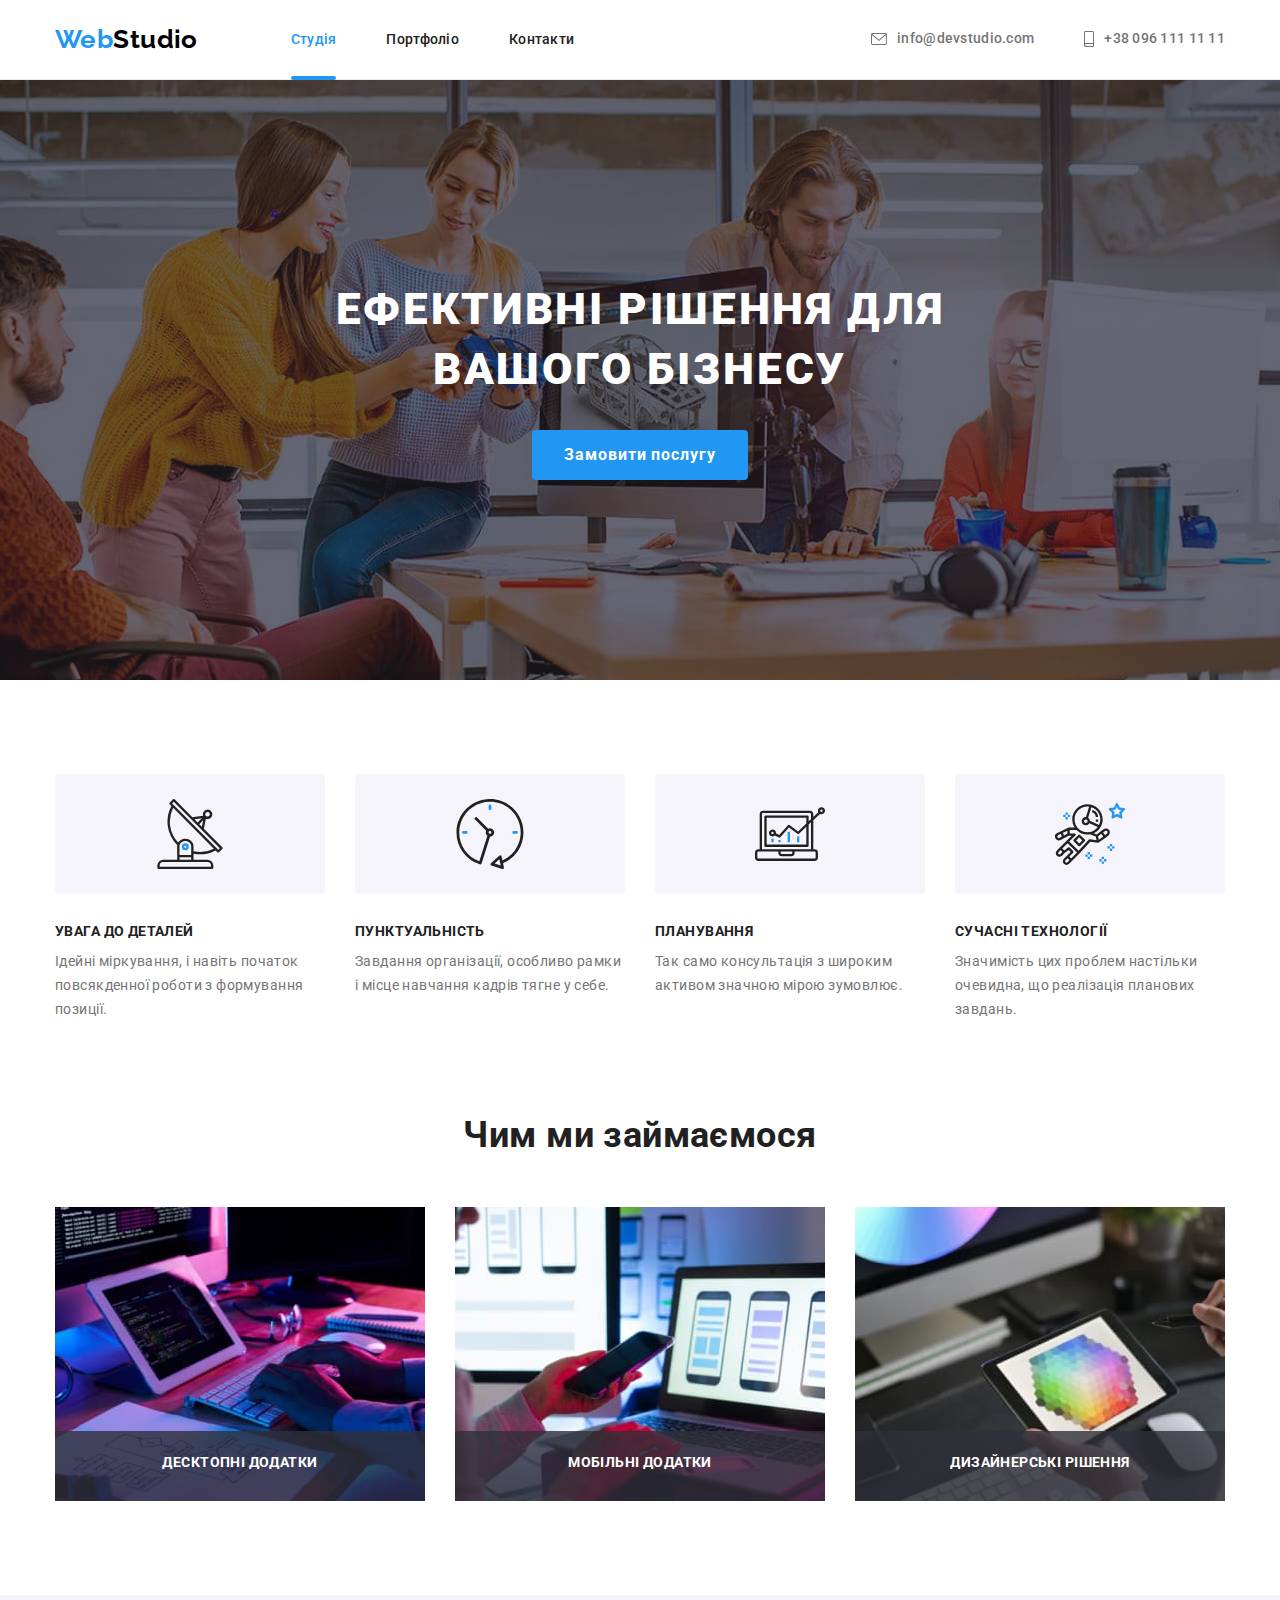
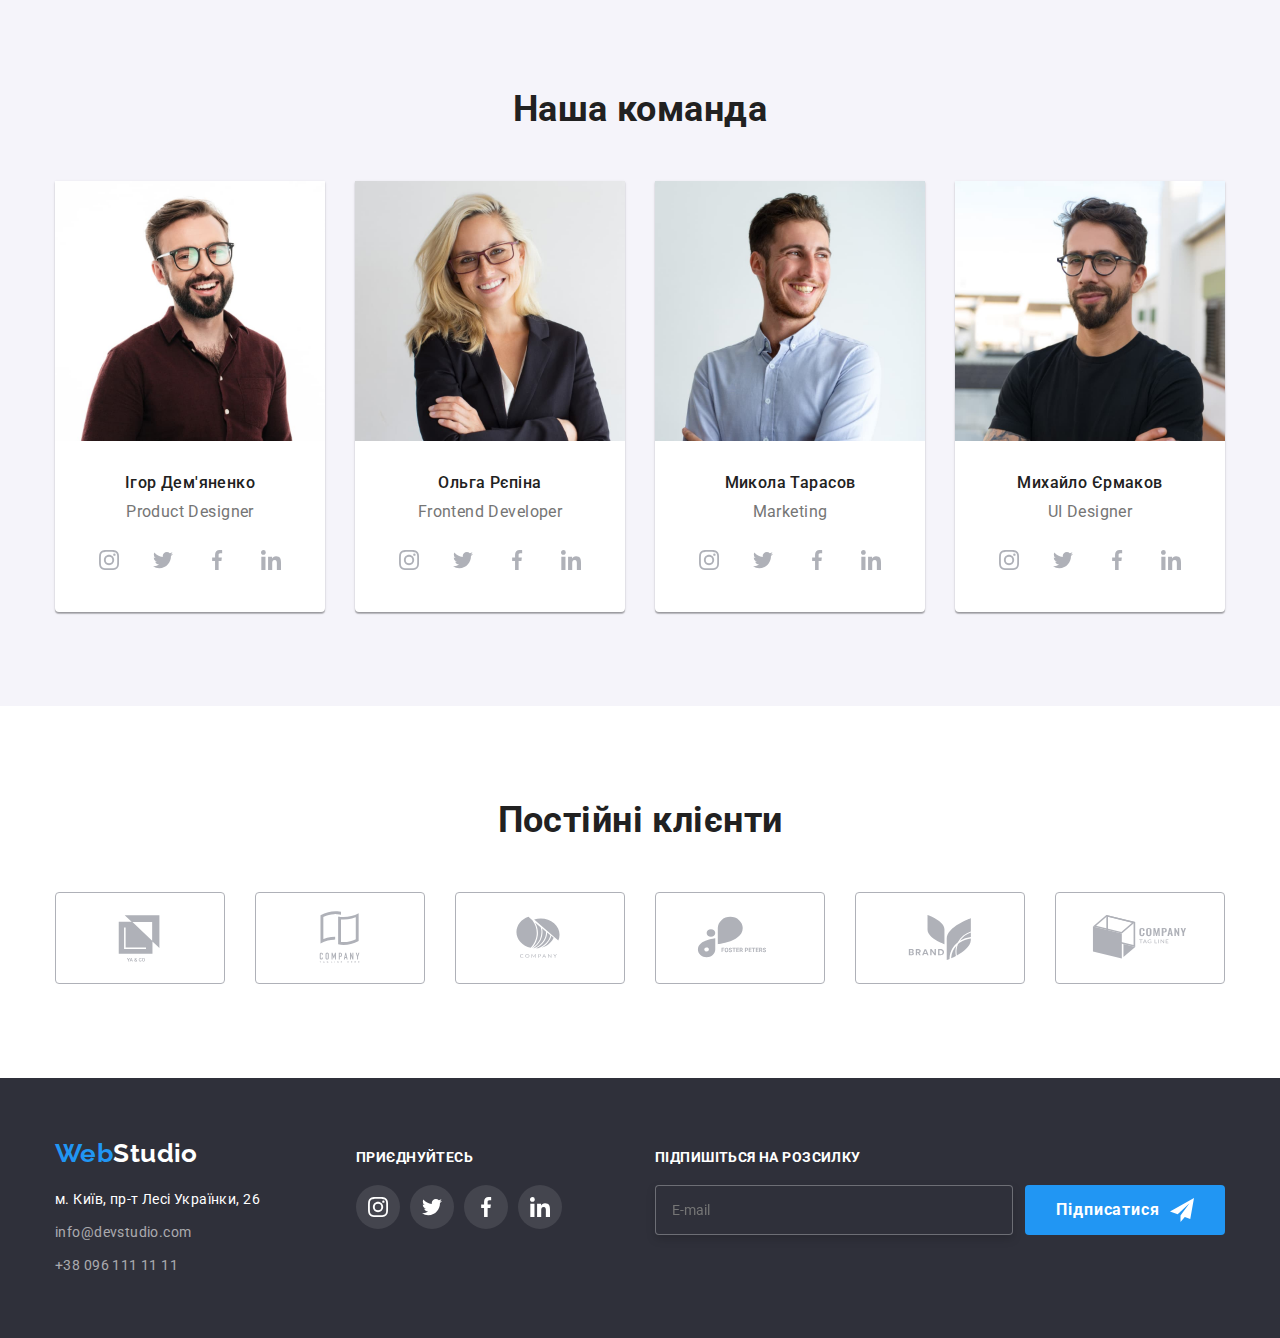
<file: index.html>
<!DOCTYPE html>
<html lang="uk">
<head>
    <meta charset="UTF-8">
    <meta http-equiv="X-UA-Compatible" content="IE=edge">
    <meta name="viewport" content="width=, initial-scale=1.0">
    <title>Document</title>
    <link rel="preconnect" href="https://fonts.googleapis.com">
<link rel="preconnect" href="https://fonts.gstatic.com" crossorigin>
<link href="https://fonts.googleapis.com/css2?family=Raleway:wght@700&family=Roboto:wght@400;500;700;900&display=swap" rel="stylesheet">
<link rel="stylesheet" href="https://cdnjs.cloudflare.com/ajax/libs/modern-normalize/1.1.0/modern-normalize.min.css">
    <link rel="stylesheet" href="./css/styles.css">
</head>
<body>

    <!-- _____________хедер__________ -->
    <header class="header">
        <div class="container header-flex">
            <a href="./index.html" class="logo link"><span class="logo-web">Web</span>Studio</a>    
            <nav>
                <ul class="site-nav list">
                    <li class="item"><a href="./index.html" class="link current">Студія</a></li>
                    <li class="item"><a href="./portfolio.html" class="link">Портфоліо</a></li>
                    <li class="item"><a href="" class="link">Контакти</a></li>
                </ul>
                </nav>
                <ul class="site-contacts list">
                    <li class="item"><a href="mailto:info@devstudio.com" class="header-link link">
                        <svg class="header-icon" width="16" height="12">
                        <use href="./images/icon-sprite/sprite.svg#envelope">
                        </use>
                    </svg>
                    info@devstudio.com</a></li>
                    <li class="item"><a href="tel:+380961111111" class="header-link link">
                        <svg class="header-icon" width="10" height="16">
                            <use href="./images/icon-sprite/sprite.svg#smartphone">
                            </use>
                        </svg>
                        +38 096 111 11 11</a></li>
                </ul>
        </div>
    </header>

    <main>
        <!--____________герой_____________-->
        <section class="hero section">
            <div class="container">
                <div>
                    <h1 class="hero-title">Ефективні рішення для вашого бізнесу</h1>
                    <button type="button" class="button" data-modal-open>Замовити послугу</button>
                </div>
            </div>
        </section>

        <!--___________наші переваги_________________-->
        <section class="section about">
            <div class="container">
                <H2 hidden>Наші переваги</H2>
                    <ul class="list advantages-flex">
                        <li class="item">
                            <div class="about-item">
                                <svg width="70" height="70">
                                    <use href="./images/icon-sprite/sprite.svg#antenna"></use>
                                </svg>
                            </div>
                            <h3 class="about-title">УВАГА ДО ДЕТАЛЕЙ</h3>
                            <p class="text">Ідейні міркування, і навіть початок повсякденної роботи з формування позиції.</p>
                        </li>
                        <li class="item">
                            <div class="about-item">
                                <svg width="70" height="70">
                                    <use href="./images/icon-sprite/sprite.svg#clock"></use>
                                </svg>
                            </div>    
                            <h3 class="about-title">ПУНКТУАЛЬНІСТЬ</h3>
                            <p class="text">Завдання організації, особливо рамки і місце навчання кадрів тягне у себе.</p>
                        </li>
                        <li class="item">
                            <div class="about-item">
                                <svg width="70" height="70">
                                    <use href="./images/icon-sprite/sprite.svg#diagram"></use>
                                </svg>
                            </div>
                            <h3 class="about-title">ПЛАНУВАННЯ</h3>
                            <p class="text">Так само консультація з широким активом значною мірою зумовлює.</p>
                        </li>
                        <li class="item">
                            <div class="about-item">
                                <svg width="70" height="70">
                                    <use href="./images/icon-sprite/sprite.svg#astronaut"></use>
                                </svg>
                            </div>
                            <h3 class="about-title">СУЧАСНІ ТЕХНОЛОГІЇ</h3>
                            <p class="text">Значимість цих проблем настільки очевидна, що реалізація планових завдань.</p>
                        </li>
                    </ul>
            </div>
        </section>

        <!--____________Чим ми займаємося____________-->
        <section class="section">
            <div class="container">
                <h2 class="section-title">Чим ми займаємося</h2>
                <ul class="list project-flex">
                 <li class="item">
                    <img src="./images/about/img1.jpg" alt="Клавіатура" width="370" height="294">
                    <div class="overlay">
                        <p class="overlay-text">
                            Десктопні додатки
                        </p>
                    </div>
                </li>
                 <li class="item">
                    <img src="./images/about/img2.jpg" alt="Телефон" width="370" height="294">
                    <div class="overlay">
                        <p class="overlay-text">
                            Мобільні додатки
                        </p>
                    </div>
                </li>
                 <li class="item">
                    <img src="./images/about/img3.jpg" alt="Планшет" width="370" height="294">
                    <div class="overlay">
                        <p class="overlay-text">
                            Дизайнерські рішення
                        </p>
                    </div>
                </li>
                </ul>
            </div>
          
        </section>

        <!--______________Наша команда_______________-->
        <section class="section team">
            <div class="container">
                <h2 class="section-title">Наша команда</h2>
                <ul class="list team-flex">
                    <li class="item"><img src="./images/team/img1.jpg" alt="Бородань в окулярах" width="270" height="260">
                        <div class="team-wrapper">
                            <h3 class="team-title">Ігор Дем'яненко</h3>
                            <p class="team-text" lang="en">Product Designer</p>
                            <ul class="socials list">
                                <li class="socials-item">
                                    <a 
                                    class="socials-link link" 
                                    href="https://instagram.com/"
                                    target="_blank"
                                    rel="noopener noreferrer"
                                    aria-label="instagram-icon"
                                    >
                                    <svg class="socials-icon" width="20" height="20">
                                        <use href="./images/icon-sprite/sprite.svg#instagram" ></use>
                                    </svg>
                                </a>
                                </li>
                                <li>
                                    <a 
                                    class="socials-link link" 
                                    href="https://twitter.com/"
                                    target="_blank"
                                    rel="noopener noreferrer"
                                    aria-label="twitter-icon"
                                    >
                                    <svg class="socials-icon" width="20" height="20">
                                        <use href="./images/icon-sprite/sprite.svg#twitter" ></use>
                                    </svg>
                                </a>
                                </li>
                                <li>
                                    <a 
                                    class="socials-link link" 
                                    href="https://facebook.com/"
                                    target="_blank"
                                    rel="noopener noreferrer"
                                    aria-label="facebook-icon"
                                    >
                                    <svg class="socials-icon" width="20" height="20">
                                        <use href="./images/icon-sprite/sprite.svg#facebook" ></use>
                                    </svg>
                                </a>
                                </li>
                                <li>
                                    <a 
                                    class="socials-link link" 
                                    href="https://linkedin.com/"
                                    target="_blank"
                                    rel="noopener noreferrer"
                                    aria-label="linkedin-icon"
                                    >
                                    <svg class="socials-icon" width="20" height="20">
                                        <use href="./images/icon-sprite/sprite.svg#linkedin" ></use>
                                    </svg>
                                </a>
                                </li>
                            </ul>
                        </div> 
                    </li>
                    <li class="item"><img src="./images/team/img2.jpg" alt="Блондинка в окулярах" width="270" height="260">
                        <div class="team-wrapper">
                            <h3 class="team-title">Ольга Рєпіна</h3>
                            <p class="team-text" lang="en">Frontend Developer</p>
                            <ul class="socials list">
                                <li class="socials-item">
                                    <a 
                                    class="socials-link link" 
                                    href="https://instagram.com/"
                                    target="_blank"
                                    rel="noopener noreferrer"
                                    aria-label="instagram-icon"
                                    >
                                    <svg class="socials-icon" width="20" height="20">
                                        <use href="./images/icon-sprite/sprite.svg#instagram" ></use>
                                    </svg>
                                </a>
                                </li>
                                <li>
                                    <a 
                                    class="socials-link link" 
                                    href="https://twitter.com/"
                                    target="_blank"
                                    rel="noopener noreferrer"
                                    aria-label="twitter-icon"
                                    >
                                    <svg class="socials-icon" width="20" height="20">
                                        <use href="./images/icon-sprite/sprite.svg#twitter" ></use>
                                    </svg>
                                </a>
                                </li>
                                <li>
                                    <a 
                                    class="socials-link link" 
                                    href="https://facebook.com/"
                                    target="_blank"
                                    rel="noopener noreferrer"
                                    aria-label="facebook-icon"
                                    >
                                    <svg class="socials-icon" width="20" height="20">
                                        <use href="./images/icon-sprite/sprite.svg#facebook" ></use>
                                    </svg>
                                </a>
                                </li>
                                <li>
                                    <a 
                                    class="socials-link link" 
                                    href="https://linkedin.com/"
                                    target="_blank"
                                    rel="noopener noreferrer"
                                    aria-label="linkedin-icon"
                                    >
                                    <svg class="socials-icon" width="20" height="20">
                                        <use href="./images/icon-sprite/sprite.svg#linkedin" ></use>
                                    </svg>
                                </a>
                                </li>
                            </ul>
                        </div>
                        
                    </li>
                    <li class="item"><img src="./images/team/img3.jpg" alt="Хлопчина в сорочці" width="270" height="260">
                        <div class="team-wrapper">
                            <h3 class="team-title">Микола Тарасов</h3>
                        <p class="team-text" lang="en">Marketing</p>
                        <ul class="socials list">
                            <li class="socials-item">
                                <a 
                                class="socials-link link" 
                                href="https://instagram.com/"
                                target="_blank"
                                rel="noopener noreferrer"
                                aria-label="instagram-icon"
                                >
                                <svg class="socials-icon" width="20" height="20">
                                    <use href="./images/icon-sprite/sprite.svg#instagram" ></use>
                                </svg>
                            </a>
                            </li>
                            <li>
                                <a 
                                class="socials-link link" 
                                href="https://twitter.com/"
                                target="_blank"
                                rel="noopener noreferrer"
                                aria-label="twitter-icon"
                                >
                                <svg class="socials-icon" width="20" height="20">
                                    <use href="./images/icon-sprite/sprite.svg#twitter" ></use>
                                </svg>
                            </a>
                            </li>
                            <li>
                                <a 
                                class="socials-link link" 
                                href="https://facebook.com/"
                                target="_blank"
                                rel="noopener noreferrer"
                                aria-label="facebook-icon"
                                >
                                <svg class="socials-icon" width="20" height="20">
                                    <use href="./images/icon-sprite/sprite.svg#facebook" ></use>
                                </svg>
                            </a>
                            </li>
                            <li>
                                <a 
                                class="socials-link link" 
                                href="https://linkedin.com/"
                                target="_blank"
                                rel="noopener noreferrer"
                                aria-label="linkedin-icon"
                                >
                                <svg class="socials-icon" width="20" height="20">
                                    <use href="./images/icon-sprite/sprite.svg#linkedin" ></use>
                                </svg>
                            </a>
                            </li>
                        </ul>
                        </div>
                        
                    </li>
                    <li class="item"><img src="./images/team/img4.jpg" alt="Бородань в окулярах" width="270" height="260">
                        <div class="team-wrapper">
                            <h3 class="team-title">Михайло Єрмаков</h3>
                        <p class="team-text" lang="en">UI Designer</p>
                        <ul class="socials list">
                            <li class="socials-item">
                                <a 
                                class="socials-link link" 
                                href="https://instagram.com/"
                                target="_blank"
                                rel="noopener noreferrer"
                                aria-label="instagram-icon"
                                >
                                <svg class="socials-icon" width="20" height="20">
                                    <use href="./images/icon-sprite/sprite.svg#instagram" ></use>
                                </svg>
                            </a>
                            </li>
                            <li>
                                <a 
                                class="socials-link link" 
                                href="https://twitter.com/"
                                target="_blank"
                                rel="noopener noreferrer"
                                aria-label="twitter-icon"
                                >
                                <svg class="socials-icon" width="20" height="20">
                                    <use href="./images/icon-sprite/sprite.svg#twitter" ></use>
                                </svg>
                            </a>
                            </li>
                            <li>
                                <a 
                                class="socials-link link" 
                                href="https://facebook.com/"
                                target="_blank"
                                rel="noopener noreferrer"
                                aria-label="facebook-icon"
                                >
                                <svg class="socials-icon" width="20" height="20">
                                    <use href="./images/icon-sprite/sprite.svg#facebook" ></use>
                                </svg>
                            </a>
                            </li>
                            <li>
                                <a 
                                class="socials-link link" 
                                href="https://linkedin.com/"
                                target="_blank"
                                rel="noopener noreferrer"
                                aria-label="linkedin-icon"
                                >
                                <svg class="socials-icon" width="20" height="20">
                                    <use href="./images/icon-sprite/sprite.svg#linkedin" ></use>
                                </svg>
                            </a>
                            </li>
                        </ul>
                        </div>
                    </li>
                </ul>
            </div>
        </section>

        <!-- __________Постійні клієнти_____________ -->
        <section class="section">
            <div class="container">
                <h2 class="section-title">Постійні клієнти</h2>
                <ul class="clients-item list">
                    <li>
                        <a 
                        class="clients-link link" 
                        href="#"
                        target="_blank"
                        rel="noopener noreferrer"
                        aria-label="clients-icon"
                        >
                        <svg class="clients-icon" width="106" height="60">
                            <use href="./images/icon-sprite/sprite.svg#Logo1" ></use>
                        </svg>
                    </a>
                    </li>
                    <li>
                        <a 
                        class="clients-link link" 
                        href="#"
                        target="_blank"
                        rel="noopener noreferrer"
                        aria-label="clients-icon"
                        >
                        <svg class="clients-icon" width="106" height="60">
                            <use href="./images/icon-sprite/sprite.svg#Logo2" ></use>
                        </svg>
                    </a>
                    </li>
                    <li>
                        <a 
                        class="clients-link link" 
                        href="#"
                        target="_blank"
                        rel="noopener noreferrer"
                        aria-label="clients-icon"
                        >
                        <svg class="clients-icon" width="106" height="60">
                            <use href="./images/icon-sprite/sprite.svg#Logo3" ></use>
                        </svg>
                    </a>
                    </li>
                    <li>
                        <a 
                        class="clients-link link" 
                        href="#"
                        target="_blank"
                        rel="noopener noreferrer"
                        aria-label="clients-icon"
                        >
                        <svg class="clients-icon" width="106" height="60">
                            <use href="./images/icon-sprite/sprite.svg#Logo4" ></use>
                        </svg>
                    </a>
                    </li>
                    <li>
                        <a 
                        class="clients-link link" 
                        href="#"
                        target="_blank"
                        rel="noopener noreferrer"
                        aria-label="clients-icon"
                        >
                        <svg class="clients-icon" width="106" height="60">
                            <use href="./images/icon-sprite/sprite.svg#Logo5" ></use>
                        </svg>
                    </a>
                    </li>
                    <li>
                        <a 
                        class="clients-link link" 
                        href="#"
                        target="_blank"
                        rel="noopener noreferrer"
                        aria-label="clients-icon"
                        >
                        <svg class="clients-icon" width="106" height="60">
                            <use href="./images/icon-sprite/sprite.svg#Logo6" ></use>
                        </svg>
                    </a>
                    </li>
                </ul>
            </div>
        </section>
    </main>

            <!-- __________футер______________ -->
<footer class="footer">
    <div class="container contacts-container">
        <div class="contacts-box">
            <a href="./index.html" class="logo-footer link"><span class="logo-footer-web">Web</span>Studio</a>
            <address>
                <ul class=" footer-list list">
                    <li><a href="https://goo.gl/maps/w9s5J1ihxV17ay8fA" target="_blank" rel="noreferrer noopener" class="footer-address link">м. Київ, пр-т Лесі Українки, 26</a></li>
                    <li><a href="mailto:info@devstudio.com" class="footer-contacts link">info@devstudio.com</a></li>
                    <li><a href="tel:+380961111111" class="footer-contacts link">+38 096 111 11 11</a></li>
                </ul>
            </address>
        </div>
        
        <div class="link-box">
            <h2 class="footer-title">приєднуйтесь</h2>
            <ul class="footerbox list">
                <li class="footer-item">
                    <a 
                    class="footer-link link" 
                    href="https://instagram.com/"
                    target="_blank"
                    rel="noopener noreferrer"
                    aria-label="instagram-icon"
                    >
                    <svg class="footer-icon" width="20" height="20">
                        <use href="./images/icon-sprite/sprite.svg#instagram" ></use>
                    </svg>
                </a>
                </li>
                <li>
                    <a 
                    class="footer-link link" 
                    href="https://twitter.com/"
                    target="_blank"
                    rel="noopener noreferrer"
                    aria-label="twitter-icon"
                    >
                    <svg class="footer-icon" width="20" height="20">
                        <use href="./images/icon-sprite/sprite.svg#twitter" ></use>
                    </svg>
                </a>
                </li>
                <li>
                    <a 
                    class="footer-link link" 
                    href="https://facebook.com/"
                    target="_blank"
                    rel="noopener noreferrer"
                    aria-label="facebook-icon"
                    >
                    <svg class="footer-icon" width="20" height="20">
                        <use href="./images/icon-sprite/sprite.svg#facebook" ></use>
                    </svg>
                </a>
                </li>
                <li>
                    <a 
                    class="footer-link link" 
                    href="https://linkedin.com/"
                    target="_blank"
                    rel="noopener noreferrer"
                    aria-label="linkedin-icon"
                    >
                    <svg class="footer-icon" width="20" height="20">
                        <use href="./images/icon-sprite/sprite.svg#linkedin" ></use>
                    </svg>
                </a>
                </li> 
            </ul>
        </div>

        <div class="subscribe-container">
            <p class="subscribe-text">Підпишіться на розсилку</p>
            <form class="footer-form" name="footer-form">
<div class="subscribe-box">
    <input class="subscribe-form" type="text" name="form" placeholder="E-mail">
    <button class="subscribe-button" type="submit">Підписатися <svg class="subscribe-icon" width="24" height="24">
            <use href="./images/icon-sprite/sprite.svg#send-modal"></use>
        </svg></button>
</div>
            </form>
            
        </div>

    </div>
</footer>

<!-- Модальне вікно -->
<div class="backdrop is-hidden" data-modal>
<div class="modal">
<button class="modal-btn" data-modal-close>
    <svg class="modal-icon" width="18" height="18">
        <use href="./images/icon-sprite/sprite.svg#close-modal"></use>
    </svg>
</button>
<strong class="modal-label">Залиште свої дані, ми вам передзвонимо</strong>
<form class="modal-form" name="modal_form">
    <div class="modal-form-group" role="group">
        <label class="modal-form-label" for="user_name">Ім'я</label>
        <div class="mofal-form-wrapper">
            <input class="modal-form-field" type="text" name="user_name" id="user_name">
            <svg class="modal-form-icon" width="18" height="18">
                <use href="./images/icon-sprite/sprite.svg#person-modal"></use>
            </svg>
        </div>
        <label class="modal-form-label" for="user_phone">Телефон</label>
        <div class="mofal-form-wrapper">
            <input class="modal-form-field" type="tel" name="user_phone" id="user_phone">
            <svg class="modal-form-icon" width="18" height="18">
                <use href="./images/icon-sprite/sprite.svg#phone-modal"></use>
            </svg>
        </div>
        <label class="modal-form-label" for="user_mail">Пошта</label>
        <div class="mofal-form-wrapper">
            <input class="modal-form-field" type="email" name="user_mail" id="user_mail">
            <svg class="modal-form-icon" width="18" height="18">
                <use href="./images/icon-sprite/sprite.svg#email-modal"></use>
            </svg>
        </div>
        <label class="modal-form-label" for="user_message">Коментар</label>
        <textarea 
        placeholder="Введіть текст"
        class="modal-form-message"
        name="user_message" 
        id="user_message" 
        rows="6"
        ></textarea>
    </div>
    <div class="modal-form-agreement" role="group">
        <input class="modal-form-checkbox" type="checkbox" id="user_agreement">
        <label class="modal-form-agreement-desc" for="user_agreement">Погоджуюся з розсилкою та приймаю <a class="modal-form-agreement-link" href="">Умови договору</a></label>
    </div>
    <button class="modal-form-btn button" type="submit">Відправити</button>
</form>
</div>
</div>

<script src="./js/modal.js"></script>

</body>
</html>
</file>
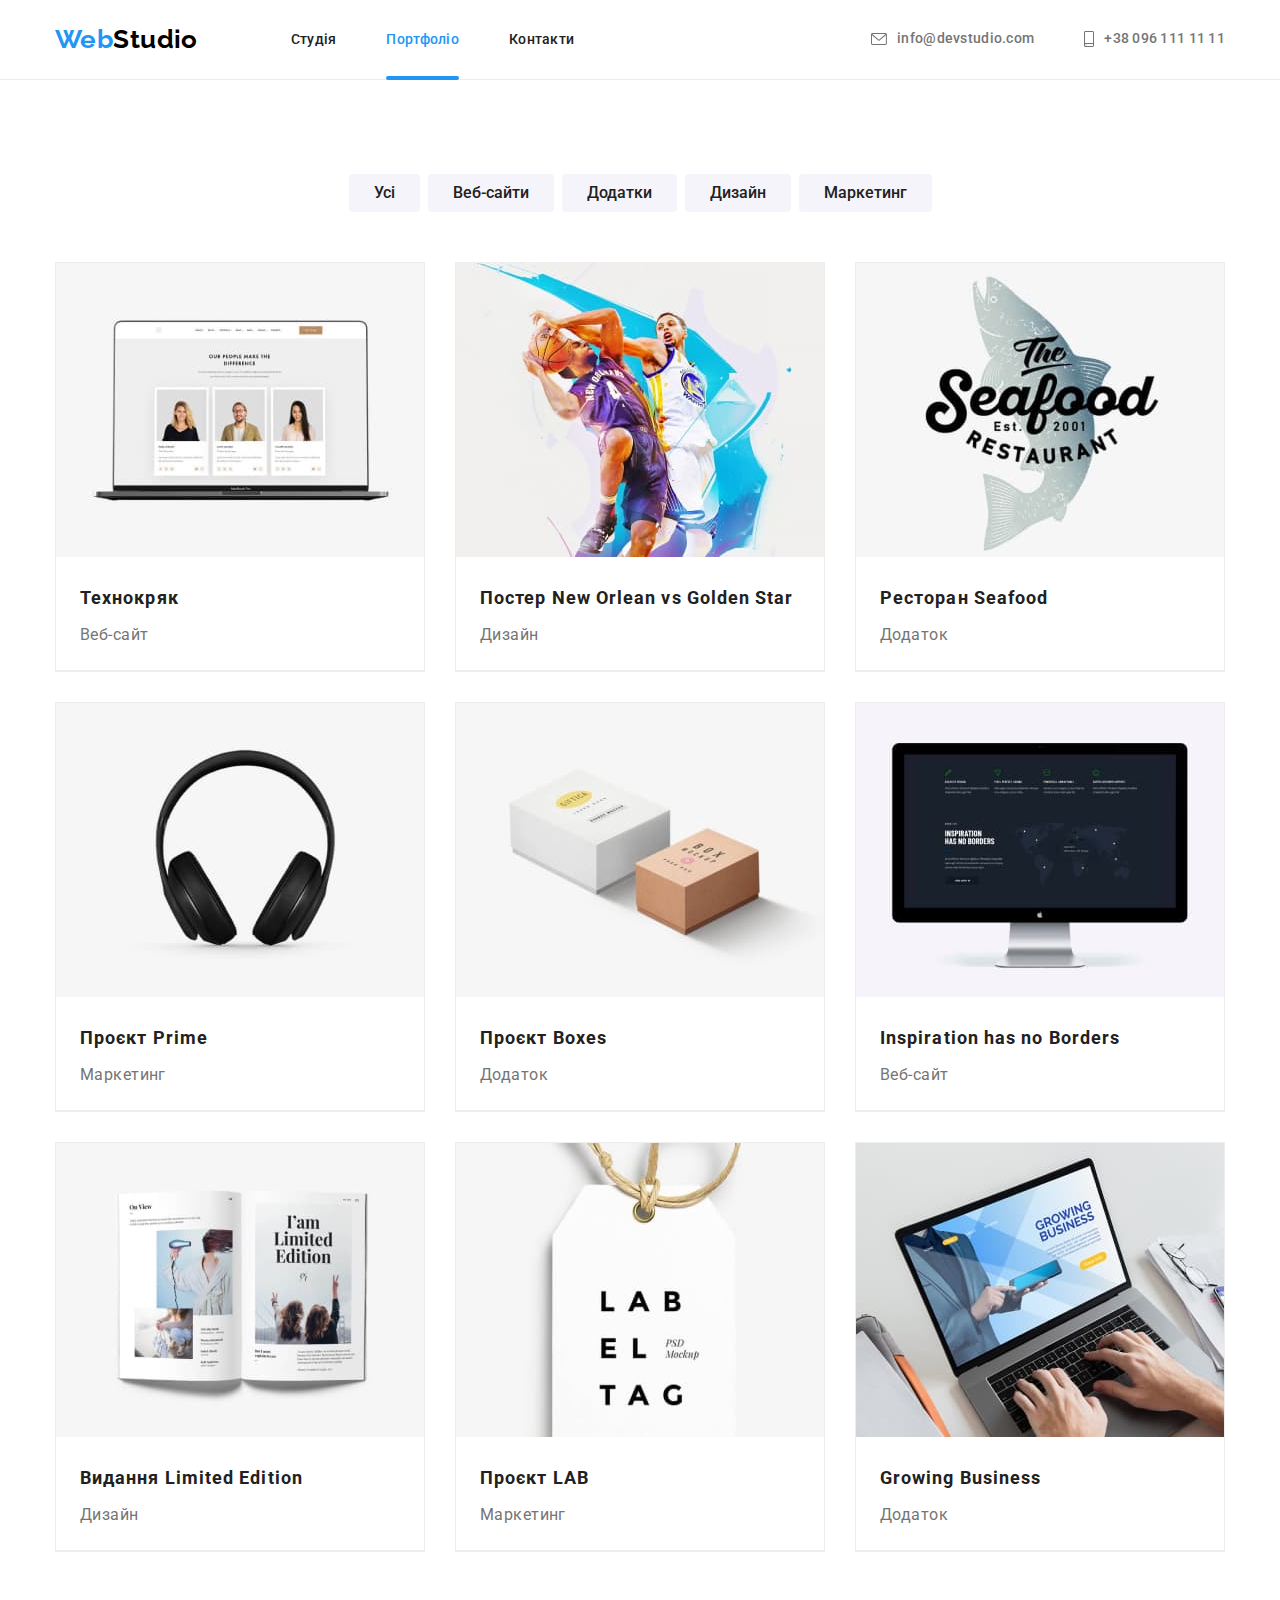
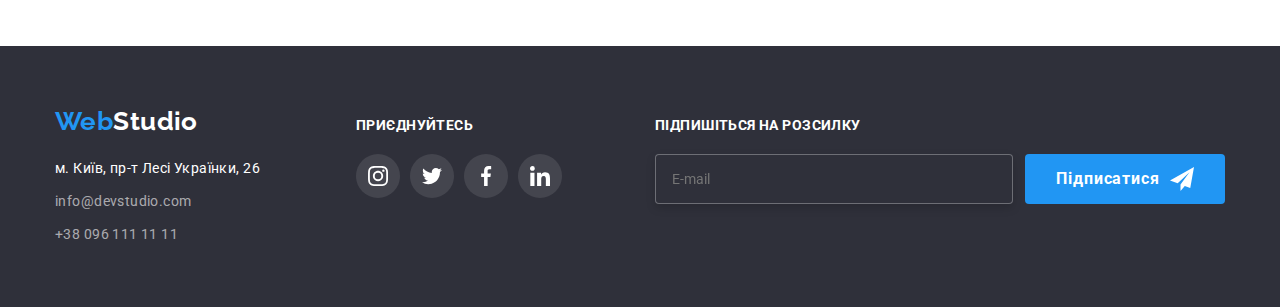
<file: portfolio.html>
<!DOCTYPE html>
<html lang="uk">
<head>
    <meta charset="UTF-8">
    <meta http-equiv="X-UA-Compatible" content="IE=edge">
    <meta name="viewport" content="width=device-width, initial-scale=1.0">
    <title>Document</title>
    <link rel="preconnect" href="https://fonts.googleapis.com">
<link rel="preconnect" href="https://fonts.gstatic.com" crossorigin>
<link href="https://fonts.googleapis.com/css2?family=Raleway:wght@700&family=Roboto:wght@400;500;700;900&display=swap" rel="stylesheet">
<link rel="stylesheet" href="https://cdnjs.cloudflare.com/ajax/libs/modern-normalize/1.1.0/modern-normalize.min.css">
    <link rel="stylesheet" href="./css/styles.css">
</head>
<body>
    <!-- __________хедер____________ -->
    <header class="header">
        <div class="container header-flex">
            <a href="./index.html" class="logo link"><span class="logo-web">Web</span>Studio</a>    
            <nav>
                <ul class="site-nav list">
                    <li class="item"><a href="./index.html" class="link">Студія</a></li>
                    <li class="item"><a href="./portfolio.html" class="link current">Портфоліо</a></li>
                    <li class="item"><a href="" class="link">Контакти</a></li>
                </ul>
                </nav>
                <ul class="site-contacts list">
                    <li class="item"><a href="mailto:info@devstudio.com" class="header-link link">
                        <svg class="header-icon" width="16" height="12">
                        <use href="./images/icon-sprite/sprite.svg#envelope">
                        </use>
                    </svg>
                    info@devstudio.com</a></li>
                    <li class="item"><a href="tel:+380961111111" class="header-link link">
                        <svg class="header-icon" width="10" height="16">
                            <use href="./images/icon-sprite/sprite.svg#smartphone">
                            </use>
                        </svg>
                        +38 096 111 11 11</a></li>
                </ul>
        </div>
    </header>

    <main>

        <!-- _____________кнопки "наші проекти"______________ -->
<section class="section">
    <div class="container">
        <h1 hidden>Наші проекти</h1>
        <ul class="list button-flex">
            <li class="item"><button type="button" class="filter-button">Усі</button></li>
            <li class="item"><button type="button" class="filter-button">Веб-сайти</button></li>
            <li class="item"><button type="button" class="filter-button">Додатки</button></li>
            <li class="item"><button type="button" class="filter-button">Дизайн</button></li>
            <li class="item"><button type="button" class="filter-button">Маркетинг</button></li>
        </ul>
        <ul class="galery list">
                <li class="galery-element">
                <div class="galery-thumb">
                        <img src="./images/galery/img1.jpg" alt="ноутбук" width="370" height="294">
                    <div class="galery-overlay">
                        <p class="galery-overlay-text">
                            Ресурс пропонує комплексні пропозиції з різним рівнем функціоналу та сервісів. Все це дозволить відвідувачу
                            отримати
                            вичерпні відомості про компанію чи приватну особу.
                        </p>
                    </div>
                </div>
                <div class="galery-card">
                    <h2 class="title">Технокряк</h2>
                    <p class="text">Веб-сайт</p>
                </div>    
            </li>
            <li class="galery-element">
                <div class="galery-thumb">
                    <img src="./images/galery/img2.jpg" alt="гравці в баскетбол" width="370" height="294">
                    <div class="galery-overlay">
                        <p class="galery-overlay-text">
                            Ресурс пропонує комплексні пропозиції з різним рівнем функціоналу та сервісів. Все це дозволить відвідувачу
                            отримати
                            вичерпні відомості про компанію чи приватну особу.
                        </p>
                    </div>
                </div>
                
                <div class="galery-card">
                    <h2 class="title">Постер New Orlean vs Golden Star</h2>
                    <p class="text">Дизайн</p>
                </div>
                
            </li>
            <li class="galery-element">
                <div class="galery-thumb">
                <img src="./images/galery/img3.jpg" alt="назва ресторану" width="370" height="294">
                <div class="galery-overlay">
                    <p class="galery-overlay-text">
                        Ресурс пропонує комплексні пропозиції з різним рівнем функціоналу та сервісів. Все це дозволить відвідувачу
                        отримати
                        вичерпні відомості про компанію чи приватну особу.
                    </p>
                </div>
                </div>
                
                <div class="galery-card">
                    <h2 class="title">Ресторан Seafood</h2>
                    <p class="text">Додаток</p>
                </div>
                
            </li>
            <li class="galery-element">
                <div class="galery-thumb">
                <img src="./images/galery/img4.jpg" alt="навушники" width="370" height="294">
                <div class="galery-overlay">
                    <p class="galery-overlay-text">
                        Ресурс пропонує комплексні пропозиції з різним рівнем функціоналу та сервісів. Все це дозволить відвідувачу
                        отримати
                        вичерпні відомості про компанію чи приватну особу.
                    </p>
                </div>
                </div>
                
                <div class="galery-card">
                    <h2 class="title">Проєкт Prime</h2>
                    <p class="text">Маркетинг</p>
                </div>
                
            </li>
            <li class="galery-element">
                <div class="galery-thumb">
                <img src="./images/galery/img5.jpg" alt="дві коробки" width="370" height="294">
                <div class="galery-overlay">
                    <p class="galery-overlay-text">
                        Ресурс пропонує комплексні пропозиції з різним рівнем функціоналу та сервісів. Все це дозволить відвідувачу
                        отримати
                        вичерпні відомості про компанію чи приватну особу.
                    </p>
                </div>
                </div>
                
                <div class="galery-card">
                    <h2 class="title">Проєкт Boxes</h2>
                    <p class="text">Додаток</p>
                </div>
                
            </li>
            <li class="galery-element">
                <div class="galery-thumb">
                <img src="./images/galery/img6.jpg" alt="монітор" width="370" height="294">
                <div class="galery-overlay">
                    <p class="galery-overlay-text">
                        Ресурс пропонує комплексні пропозиції з різним рівнем функціоналу та сервісів. Все це дозволить відвідувачу
                        отримати
                        вичерпні відомості про компанію чи приватну особу.
                    </p>
                </div>
                </div>
                
                <div class="galery-card">
                    <h2 class="title" lang="en">Inspiration has no Borders</h2>
                    <p class="text">Веб-сайт</p>
                </div>
                
            </li>
            <li class="galery-element">
                <div class="galery-thumb">
                <img src="./images/galery/img7.jpg" alt="книжка" width="370" height="294">
                <div class="galery-overlay">
                    <p class="galery-overlay-text">
                        Ресурс пропонує комплексні пропозиції з різним рівнем функціоналу та сервісів. Все це дозволить відвідувачу
                        отримати
                        вичерпні відомості про компанію чи приватну особу.
                    </p>
                </div>
                </div>
                
                <div class="galery-card">
                    <h2 class="title">Видання Limited Edition</h2>
                    <p class="text">Дизайн</p>
                </div>
                
            </li>
            <li class="galery-element">
                <div class="galery-thumb">
                <img src="./images/galery/img8.jpg" alt="етикетка" width="370" height="294">
                <div class="galery-overlay">
                    <p class="galery-overlay-text">
                        Ресурс пропонує комплексні пропозиції з різним рівнем функціоналу та сервісів. Все це дозволить відвідувачу
                        отримати
                        вичерпні відомості про компанію чи приватну особу.
                    </p>
                </div>
                </div>
                
                <div class="galery-card">
                    <h2 class="title">Проєкт LAB</h2>
                    <p class="text">Маркетинг</p>
                </div>
                
            </li>
            <li class="galery-element">
                <div class="galery-thumb">
                <img src="./images/galery/img9.jpg" alt="ноутбук" width="370" height="294">
                <div class="galery-overlay">
                    <p class="galery-overlay-text">
                        Ресурс пропонує комплексні пропозиції з різним рівнем функціоналу та сервісів. Все це дозволить відвідувачу
                        отримати
                        вичерпні відомості про компанію чи приватну особу.
                    </p>
                </div>
                </div>
                
                <div class="galery-card">
                    <h2 class="title" lang="en">Growing Business</h2>
                    <p class="text">Додаток</p>
                </div>
                
            </li>
        </ul>
    </div>
</section>
    </main>

<!-- ______________футер_____________ -->

<footer class="footer">
    <div class="container contacts-container">
        <div class="contacts-box">
            <a href="./index.html" class="logo-footer link"><span class="logo-footer-web">Web</span>Studio</a>
            <address>
                <ul class=" footer-list list">
                    <li><a href="https://goo.gl/maps/w9s5J1ihxV17ay8fA" target="_blank" rel="noreferrer noopener"
                            class="footer-address link">м. Київ, пр-т Лесі Українки, 26</a></li>
                    <li><a href="mailto:info@devstudio.com" class="footer-contacts link">info@devstudio.com</a></li>
                    <li><a href="tel:+380961111111" class="footer-contacts link">+38 096 111 11 11</a></li>
                </ul>
            </address>
        </div>

        <div class="link-box">
            <h2 class="footer-title">приєднуйтесь</h2>
            <ul class="footerbox list">
                <li class="footer-item">
                    <a class="footer-link link" href="https://instagram.com/" target="_blank" rel="noopener noreferrer"
                        aria-label="instagram-icon">
                        <svg class="footer-icon" width="20" height="20">
                            <use href="./images/icon-sprite/sprite.svg#instagram"></use>
                        </svg>
                    </a>
                </li>
                <li>
                    <a class="footer-link link" href="https://twitter.com/" target="_blank" rel="noopener noreferrer"
                        aria-label="twitter-icon">
                        <svg class="footer-icon" width="20" height="20">
                            <use href="./images/icon-sprite/sprite.svg#twitter"></use>
                        </svg>
                    </a>
                </li>
                <li>
                    <a class="footer-link link" href="https://facebook.com/" target="_blank" rel="noopener noreferrer"
                        aria-label="facebook-icon">
                        <svg class="footer-icon" width="20" height="20">
                            <use href="./images/icon-sprite/sprite.svg#facebook"></use>
                        </svg>
                    </a>
                </li>
                <li>
                    <a class="footer-link link" href="https://linkedin.com/" target="_blank" rel="noopener noreferrer"
                        aria-label="linkedin-icon">
                        <svg class="footer-icon" width="20" height="20">
                            <use href="./images/icon-sprite/sprite.svg#linkedin"></use>
                        </svg>
                    </a>
                </li>
            </ul>
        </div>

        <div class="subscribe-container">
            <p class="subscribe-text">Підпишіться на розсилку</p>
            <form class="footer-form" name="footer-form">
                <div class="subscribe-box">
                    <input class="subscribe-form" type="text" name="form" placeholder="E-mail">
                    <button class="subscribe-button" type="submit">Підписатися <svg class="subscribe-icon" width="24"
                            height="24">
                            <use href="./images/icon-sprite/sprite.svg#send-modal"></use>
                        </svg></button>
                </div>
            </form>

        </div>

    </div>
</footer>
</body>
</html>
</file>
<file: css/styles.css>
/* ____________глобальні стилі_____________ */
:root{
    --primary-text-color: #757575;
    --secondary-text-color: #FFFFFF;
    --title-text-color:#212121;
    --accent-color: #2196F3;
}
body{
    background-color: var(--secondary-text-color);
    color: var(--primary-text-color);
    font-family: roboto, sans-serif;
    font-size: 14px;
    letter-spacing: 0.03em;   
}
address{
    font-style: normal;
}

h1,h2,h3,h4,h5,h6,ul,p{
    margin: 0;
    padding: 0;
}

.list{
    list-style: none;
}
.link{
    text-decoration: none;
}
.img{
    display: block;
    max-width: 100%;
    height: auto;
}

/* контейнер */
.container{
    width: 1200px;
    margin-left: auto;
    margin-right: auto;
    padding-left: 15px;
    padding-right: 15px;
}


/* ________________секція______________________ */
.section{
    padding-top: 94px;
    padding-bottom: 94px;
}

.section .about-title{
    margin-top: 30px;
    font-size: 14px;
    line-height: 1.14;
    color: var(--title-text-color);
}

.section-title{
color: var(--title-text-color);
font-size: 36px;
line-height: 1.16;
text-align: center;
}

/* ________________хедер_________________ */
.site-nav .current::after{
    position: absolute;
    bottom: -1px;
    content: "";
    display: block;
    width: 100%;
    height: 4px;
    border-radius: 2px;
    background-color: var(--accent-color);
}

.header{
    border-bottom: 1px solid #ECECEC;
    padding: 24px 0;
}
.header-flex{
    display: flex;
    align-items: center;


}
.site-nav{
    display: flex;
}
.site-nav .item + .item{
    margin-left: 50px;
}

.site-contacts{
    display: flex;
    margin-left: auto;
}
.site-contacts .item + .item{
    margin-left: 50px;
}

.logo{
    margin-right: 93px;
    color: #000000;
    font-family: 'Raleway';
    font-weight: 700;
    font-size: 26px;
    line-height: 1.19;
    }
    .logo-web{
        color: var(--accent-color);
    }

    .site-nav .link.current{
        position: relative;
        color: var(--accent-color);
    }
    .site-nav .link{
        padding-top: 32px;
        padding-bottom: 32px;
    color: var(--title-text-color);
    font-weight: 500;
    line-height: 1.14;
    letter-spacing: 0.02em;

    transition:  color 250ms cubic-bezier(0.4, 0, 0.2, 1);
    }
    .site-nav .link:hover,
    .site-nav .link:focus{
        color: var(--accent-color);
    }
    
    .site-contacts .link{
    color: var(--primary-text-color);
    font-weight: 500;
    line-height: 1.14;
    letter-spacing: 0.02em;

    transition: color 250ms cubic-bezier(0.4, 0, 0.2, 1);
    }
    .site-contacts .link:hover,
    .site-contacts .link:focus{
        color: var(--accent-color);
    }
   
    .header-icon{
        fill: currentColor;
    }
    .header-link{
        display: flex;
        align-items: center;
        gap: 10px;
    }
   
    
    /* ___________________футер__________________________ */
.footer{
    background-color: #2F303A;
    padding: 60px 0;
}
.footer-list{
    display: flex;
    flex-direction: column;
    gap: 9px;
}
    
    
    .logo-footer{
        display: block;
        margin-bottom: 20px;
    

    color: var(--secondary-text-color);
    font-family: 'Raleway';
    font-weight: 700;
    font-size: 26px;
    line-height: 1.19;
    }
    .logo-footer-web{
        color: var(--accent-color);
    }
.footer-address{
line-height: 1.71;
color: var(--secondary-text-color);
}
.footer-contacts{
font-size: 14px;
line-height: 1.71;
color: rgba(255, 255, 255, 0.6);

transition: color 250ms cubic-bezier(0.4, 0, 0.2, 1);
}
.footer-contacts:hover,
.footer-contacts:focus{
    color: var(--accent-color);
}
.footerbox{
    display: flex;
    align-items: center;
    gap: 10px;
    margin-top: 20px;
}
.footer-link{
    display: flex;
    justify-content: center;
    align-items: center;
    width: 44px;
    height: 44px; 
    border-radius: 50%;
    background-color: rgba(255, 255, 255, 0.1);
    color: #FFFFFF;

    transition: 
    background-color 250ms cubic-bezier(0.4, 0, 0.2, 1);
}
.footer-icon{
    fill: currentColor;
    
}
.footer-link:hover,
.footer-link:focus {
background-color: var(--accent-color);
color: #FFFFFF;

} 

.footer-title{
    font-size: 14px;
    line-height: 1.14;
    letter-spacing: 0.03em;
    text-transform: uppercase;
    
    color: #FFFFFF;   
}
.contacts-container{
    display: flex;
    align-items: baseline;
    
}

.contacts-box{
    min-width: 231px;
    margin-right: 70px;
}

.link-box{
    margin-right: 93px;
}



.subscribe-box{
    display: flex;
    margin-top: 20px;
    padding: 0;
    margin: 0;
    align-items: center;
    gap: 12px;
}

.subscribe-text{
    font-weight: 700;
    font-size: 14px;
    line-height: 1.14;
    letter-spacing: 0.03em;
    text-transform: uppercase;
    margin-bottom: 20px;
    
    color: #FFFFFF;
}

.subscribe-form{
    width: 358px;
    height: 50px;
    outline-offset: -1px;
    padding: 15px 16px;
    color: var(--secondary-text-color);
    border: 1px solid rgba(255, 255, 255, 0.3);
    filter: drop-shadow(0px 4px 4px rgba(0, 0, 0, 0.15));
    border-radius: 4px;
    background-color: #2F303A;
    transition: outline 250ms cubic-bezier(0.4, 0, 0.2, 1);
}

.subscribe-form:focus {
outline-color: rgba(255, 255, 255, 0.3);
background-color: ffffff;
}

.subscribe-button{
        display: flex;
        justify-content: center;
        align-items: center;
        gap: 10px;
        border: 1px transparent;
        width: 200px;
        height: 50px;
        border-radius: 4px;
        padding: 10px 28px;
        color: var(--secondary-text-color);
        background-color: var(--accent-color);
        font-weight: 700;
        font-size: 16px;
        line-height: 1.88;
        letter-spacing: 0.06em;
        cursor: pointer;
        
}

.subscribe-icon{
    fill: var(--secondary-text-color);
    
}



/* __________________герой_________________________ */
.hero-title{
    width: 696px;
    margin-left: auto;
    margin-right: auto;
color: var(--secondary-text-color);
font-weight: 900;
font-size: 44px;
line-height: 1.36;
text-align: center;
letter-spacing: 0.06em;
text-transform: uppercase;
}
.button{
    border: 1px transparent;
    display: block;
    border: 1px transparent;
    margin-top: 30px;
    margin-left: auto;
    margin-right: auto;
    border-radius: 4px;
    padding: 10px 32px;
color: var(--secondary-text-color);
background-color:var(--accent-color);
font-weight: 700;
font-size: 16px;
line-height: 1.88;
letter-spacing: 0.06em;
cursor: pointer;
}

.hero{
    max-width: 1600px;
    padding: 200px 0;
    margin-left: auto;
    margin-right: auto; 
    background-color: #C4C4C4; 
    background-image: linear-gradient(to right,
    rgba(47, 48, 58, 0.4),
    rgba(47, 48, 58, 0.4)),
    url(../images/hero/Img.jpg);
    background-repeat: no-repeat;
    background-position: center;
    background-size: cover;
}


/* ____________________наші переваги___________________ */
.about{
    padding-bottom: 0;
}
.advantages-flex{
    display: flex;
}
.advantages-flex .item{
    width: 270px;
}
.advantages-flex .item + .item{
    margin-left: 30px;
}
.list .title{
    margin: 0;
}

.section .text{
    margin-top: 10px;
line-height: 1.71;
}

.about-item{
    display: flex;
    justify-content: center;
    align-items: center;
    width: 270px;
    height: 120px;
    border-radius: 4px; 
    background-color: #F5F4FA;
}

/* _______________Чим ми займаємося________________ */
.project-flex{
    display: flex;
    margin-top: 50px; 
}
.project-flex .item + .item{
    margin-left: 30px;
}

.project-flex .item{
    height: 294px;
    position: relative;
}
.overlay{
    width: 100%;
    position: absolute;
    bottom: 0;
    padding-top: 24px;
    padding-bottom: 30px;
    background-color: rgba(47, 48, 58, 0.8);;
}
.overlay-text{
font-style: normal;
font-weight: 700;
font-size: 14px;
line-height: 1.14;
text-align: center;
letter-spacing: 0.03em;
text-transform: uppercase;
color: #FFFFFF;
}



/* _____________________наша команда________________________ */

.team-wrapper{
    padding: 30px 10px;
}
.team{
    background-color: #F5F4FA;
}
.team-flex{
    display: flex;
    margin-top: 50px;
}
.team-flex .item{
    background: #FFFFFF;
    box-shadow: 0px 1px 3px rgba(0, 0, 0, 0.12), 0px 1px 1px rgba(0, 0, 0, 0.14), 0px 2px 1px rgba(0, 0, 0, 0.2);
    border-radius: 0px 0px 4px 4px;
}
.team-flex .item + .item{
    margin-left: 30px;
}
.section .team-title{
    text-align: center;
    font-weight: 500;
    font-size: 16px;
    line-height: 1.18;
    color: var(--title-text-color);
}
.section .team-text{
    margin-top: 10px;
    margin-bottom: 16px;
    text-align: center;
    font-size: 16px;
    line-height: 1.18;
}

.socials{
    display: flex;
    justify-content: center;
    align-items: center;
    gap: 10px;
}
.socials-link{
    display: flex;
    justify-content: center;
    align-items: center;
    width: 44px;
    height: 44px; 
    border-radius: 50%;
    background-color: #FFFFFF;
    color: #AFB1B8;

    transition: color 250ms cubic-bezier(0.4, 0, 0.2, 1),
    background-color 250ms cubic-bezier(0.4, 0, 0.2, 1);
}
.socials-icon{
    fill: currentColor;
    
}
.socials-link:hover,
.socials-link:focus {
background-color: var(--accent-color);
color: #FFFFFF;
} 

/* Наші клієнти */
.clients-item{
    display: flex;
    justify-content: center;
    align-items: center;
    gap: 30px; 
    margin-top: 50px;
}
.clients-link{
    display: flex;
    justify-content: center;
    align-items: center;
    width: 170px;
    height: 92px; 
    color: #AFB1B8; 
    border: 1px solid #AFB1B8;
border-radius: 4px;

transition: 
color 250ms cubic-bezier(0.4, 0, 0.2, 1),
border 250ms cubic-bezier(0.4, 0, 0.2, 1);
}
.clients-link:hover,
.clients-link:focus {
    color: var(--accent-color);
    border: 1px solid var(--accent-color);
}
.clients-icon{
    fill: currentColor;
}
.clients-item{
    display: flex;
    
}

/* _____________кнопки "наші проекти"_______________________ */
.section-project{
    padding: 94px 0;
}
.button-flex{
    display: flex;
    justify-content: center;
}
.button-flex .item + .item{
    margin-left: 8px;
}
.filter-button{
    border: 1px transparent;
    border-radius: 4px;
    padding: 6px 25px;
    font-weight: 500;
    font-size: 16px;
    line-height: 1.62;
    color: var(--title-text-color);
    background-color: #F5F4FA;
    cursor: pointer;

    transition: 
    color 250ms cubic-bezier(0.4, 0, 0.2, 1), 
    background-color 250ms cubic-bezier(0.4, 0, 0.2, 1),
    box-shadow 250ms cubic-bezier(0.4, 0, 0.2, 1);
    }

    .filter-button:hover,
    .filter-button:focus{
        color: var(--secondary-text-color);
        background-color:var(--accent-color);
        box-shadow: 0px 3px 1px rgba(0, 0, 0, 0.1), 0px 1px 2px rgba(0, 0, 0, 0.08), 0px 2px 2px rgba(0, 0, 0, 0.12);
    }

/* _____________________галерея_____________________________ */
.galery-card{
    padding: 20px 24px;
    border-bottom: 1px solid #EEEEEE;
}
.galery{
    margin-top: 50px;
    display: flex;
    flex-wrap: wrap;
}
.galery-element{
    width: 370px;
    margin-right: 30px;
    margin-bottom: 30px;
    background: #FFFFFF;
    border: 1px solid #EEEEEE; 
    transition: box-shadow 250ms cubic-bezier(0.4, 0, 0.2, 1);  
}
.galery-element:hover {
    box-shadow: 
    0px 1px 1px rgba(0, 0, 0, 0.12), 
    0px 4px 4px rgba(0, 0, 0, 0.06), 
    1px 4px 6px rgba(0, 0, 0, 0.16);
}

.galery-element:nth-child(3n){
    margin-right: 0;
}
.galery-element:nth-last-child(-n + 3){
    margin-bottom: 0;
}

.galery .title{
        font-size: 18px;
        line-height: 2;
        letter-spacing: 0.06em;
        color: var(--title-text-color);
    }
    .galery .text{
        margin-top: 4px;
        font-size: 16px;
        line-height: 1.88;
    }

    .galery-thumb{

        position: relative;    
        overflow: hidden;    
    }

    .galery-overlay{
        position: absolute;
        top: 0;
        left: 0;
        transform: translateY(100%);

        width: 100%;
        height: 100%;
        padding-left: 24px;
        padding-right: 24px;
        display: flex;
        align-items: center;

        font-size: 18px;
        line-height: 1.55;
        letter-spacing: 0.03em;
        color: #FFFFFF;

        background-color: rgba(33, 150, 243, 0.9);
        transition: transform 250ms cubic-bezier(0.4, 0, 0.2, 1);
    }

        .galery-element:hover .galery-overlay {
        transform: translateY(0);
        }



    /* Модальне вікно */

    .backdrop{
        position: fixed;
        top: 0;
        left: 0;

        width: 100%;
        height: 100%;

        background-color: rgba(0, 0, 0, 0.2);

        transition: 
        opacity 250ms cubic-bezier(0.4, 0, 0.2, 1),
        visibility 250ms cubic-bezier(0.4, 0, 0.2, 1);
    }

    .backdrop.is-hidden{
        opacity: 0;
        visibility: hidden;
        pointer-events: none;
    }
    
    .modal{
        position: absolute;
        top: 50%;
        left: 50%;
        transform: translateX(-50%) translateY(-50%);

        width: 528px;
        height: 581px;
        padding: 40px;
        background-color: #ffffff;
        box-shadow: 
        0px 1px 3px rgba(0, 0, 0, 0.12), 
        0px 1px 1px rgba(0, 0, 0, 0.14), 
        0px 2px 1px rgba(0, 0, 0, 0.2);
        border-radius: 4px;
    }

        .modal-form-group{
            margin-bottom: 20px;
        }

    .modal-form-btn{
        box-shadow: 0px 4px 4px rgba(0, 0, 0, 0.15);

    }

    .modal-btn{
        position: absolute;
        top: 8px;
        right: 8px;

        padding: 0;
        display: inline-flex;
        align-items: center;
        justify-content: center;

        width: 32px;
        height: 32px;

        background-color: #FFFFFF;
        border: 1px solid rgba(0, 0, 0, 0.1);
        border-radius: 50%;

        cursor: pointer;
    }

    .modal-btn{
        transition: fill 250ms cubic-bezier(0.4, 0, 0.2, 1);
    }

    .modal-btn:hover,
    .modal-btn:focus {
        fill: var(--accent-color);
    }

    .modal-label{
        display: block;
        text-align: center;
        margin-bottom: 12px;

        font-weight: 700;
        font-size: 20px;
        line-height: 1.15;
        letter-spacing: 0.03em;

        color: #212121;
    }

    .modal-form-label{
        display: block;
        margin-bottom: 4px;

        font-size: 12px;
        line-height: 1.16;
        letter-spacing: 0.01em;

        color: #757575;
    }

    .mofal-form-wrapper{
        position: relative;
        margin-bottom: 10px;
    }

    .modal-form-field{
        width: 100%;
        height: 40px;
        padding-left: 42px;
        padding-right: 42px;


        border: 1px solid rgba(33, 33, 33, 0.2);
        border-radius: 4px;
        outline: 1px solid transparent;
        outline-offset: -1px;
        transition: outline 250ms cubic-bezier(0.4, 0, 0.2, 1) ;
    }

    .modal-form-field:focus {
        outline-color: var(--accent-color);
    }

    .modal-form-icon{
        position: absolute;
        top: 50%;
        left: 12px;
        transform: translateY(-50%);

        transition: fill 250ms cubic-bezier(0.4, 0, 0.2, 1);
    }

    .modal-form-field:focus + .modal-form-icon {
        fill: var(--accent-color);
    }

    .modal-form-message{
        display: block;
        width: 100%;
        height: 120px;
        padding: 16px 20px;
        

        font-size: 14px;

        resize: none;

        border: 1px solid rgba(33, 33, 33, 0.2);
        border-radius: 4px;

        outline: 1px solid transparent;
        outline-offset: -1px;
        transition: outline 250ms cubic-bezier(0.4, 0, 0.2, 1);
    }

        .modal-form-message:focus {
        outline-color: var(--accent-color);
        }

        .modal-form-agreement{
            display: flex;
            justify-content: center;
            align-items: center;
            gap: 7px;
            margin-bottom: 30px;
        }

        .modal-form-agreement-desc{
            font-size: 14px;
            line-height: 1.71;
            letter-spacing: 0.03em;

            user-select: none;
    
            color: #757575;
        }

        .modal-form-agreement-link{
            color: var(--accent-color);
        }

        .modal-form-checkbox{
            appearance: none;
            width: 16px;
            height: 15px;
            
            outline: 2px solid transparent;
            outline-offset: -2px;
            border: 2px solid rgba(33, 33, 33, 1);
            border-radius: 2px;
            background-position: center;
            background-repeat: no-repeat;
            background-size: 0;
            transition: 
            background-size 250ms cubic-bezier(0.4, 0, 0.2, 1),
            outline-color 250ms cubic-bezier(0.4, 0, 0.2, 1),
            background-color 250ms cubic-bezier(0.4, 0, 0.2, 1);
        }

        .modal-form-checkbox:checked {
            outline-color: var(--accent-color);
            background-color: var(--accent-color);
            background-image: url("data:image/svg+xml,%3Csvg width='13' height='10' viewBox='0 0 13 10' fill='none' xmlns='http://www.w3.org/2000/svg'%3E%3Cpath d='M1.95703 4.75166L1.88825 4.68604L1.81923 4.75141L0.93123 5.59258L0.854858 5.66492L0.930974 5.73753L4.42671 9.07236L4.49574 9.1382L4.56476 9.07236L12.069 1.91352L12.1449 1.84116L12.069 1.76881L11.1873 0.927644L11.1183 0.861826L11.0493 0.927611L4.49577 7.17353L1.95703 4.75166Z' fill='white' stroke='white' stroke-width='0.2'/%3E%3C/svg%3E");
            background-size: 11px 8px;
        }
</file>
